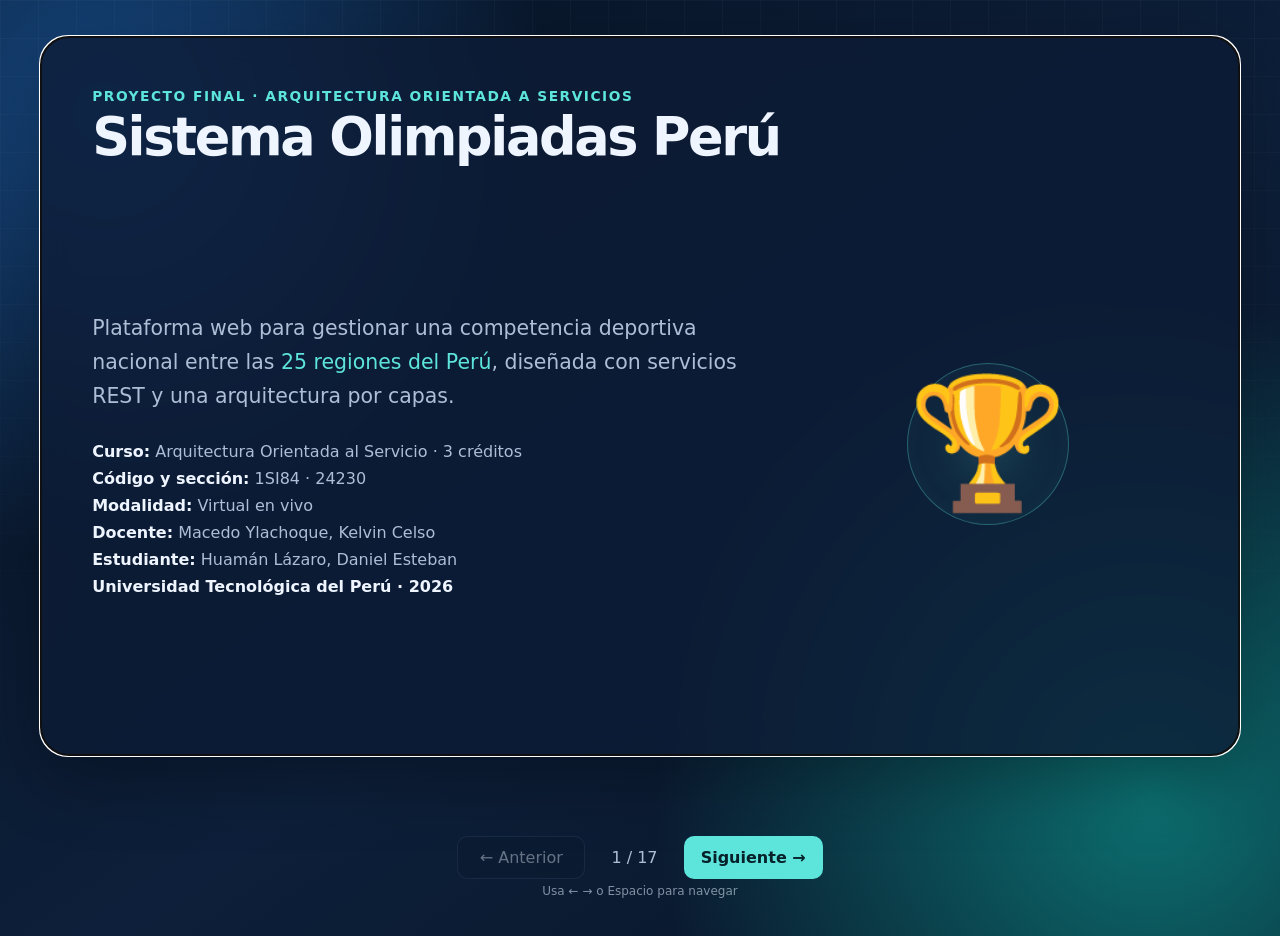
<file: presentacion/index.html>
<!doctype html>
<html lang="es">
  <head>
    <meta charset="UTF-8" />
    <meta name="viewport" content="width=device-width, initial-scale=1.0" />
    <meta name="description" content="Presentación web del proyecto Sistema Olimpiadas Perú — SOA." />
    <title>Olimpiadas Perú — Presentación SOA</title>
    <link rel="stylesheet" href="assets/css/presentation.css" />
  </head>
  <body>
    <main id="presentation" class="presentation" aria-live="polite"></main>

    <footer class="controls" aria-label="Controles de la presentación">
      <button id="previous-button" class="control-button" type="button" aria-label="Diapositiva anterior">
        ← <span>Anterior</span>
      </button>
      <p id="slide-counter" class="slide-counter"></p>
      <button id="next-button" class="control-button control-button--primary" type="button" aria-label="Diapositiva siguiente">
        <span>Siguiente</span> →
      </button>
    </footer>

    <p class="keyboard-hint">Usa ← → o Espacio para navegar</p>
    <script type="module" src="assets/js/main.js"></script>
  </body>
</html>
</file>
<file: presentacion/assets/css/presentation.css>
:root {
  --ink: #eef5ff;
  --muted: #aebed6;
  --surface: rgba(13, 28, 53, 0.78);
  --surface-light: rgba(38, 70, 114, 0.42);
  --border: rgba(184, 215, 255, 0.2);
  --blue: #48b2ff;
  --cyan: #5de4db;
  --gold: #ffd166;
  --success: #6ee7a8;
  --danger: #ff9b9b;
  --shadow: 0 22px 70px rgba(0, 0, 0, 0.3);
}

* { box-sizing: border-box; }

body {
  min-height: 100vh;
  margin: 0;
  overflow: hidden;
  color: var(--ink);
  font-family: Inter, ui-sans-serif, system-ui, -apple-system, BlinkMacSystemFont, "Segoe UI", sans-serif;
  background:
    radial-gradient(circle at 8% 12%, #164780 0, transparent 28rem),
    radial-gradient(circle at 90% 85%, #0c6f70 0, transparent 31rem),
    linear-gradient(145deg, #071323 0%, #0d1f3a 55%, #081525 100%);
}

body::before {
  position: fixed;
  inset: 0;
  z-index: -1;
  background-image: linear-gradient(rgba(255,255,255,.026) 1px, transparent 1px), linear-gradient(90deg, rgba(255,255,255,.026) 1px, transparent 1px);
  background-size: 38px 38px;
  content: "";
  mask-image: linear-gradient(to bottom, black, transparent);
}

button { font: inherit; }

.presentation {
  display: grid;
  width: min(1200px, calc(100vw - 4rem));
  height: min(720px, calc(100vh - 8.6rem));
  margin: 2.25rem auto 0;
}

.slide {
  display: grid;
  grid-template-rows: auto 1fr;
  gap: 1.25rem;
  min-height: 0;
  padding: clamp(1.7rem, 4vw, 4rem);
  overflow: auto;
  border: 1px solid var(--border);
  border-radius: 28px;
  background: var(--surface);
  box-shadow: var(--shadow);
  animation: enter .35s ease-out;
  backdrop-filter: blur(14px);
}

@keyframes enter { from { opacity: 0; transform: translateX(18px); } to { opacity: 1; transform: translateX(0); } }

.slide__eyebrow { margin: 0; color: var(--cyan); font-size: .86rem; font-weight: 800; letter-spacing: .11em; text-transform: uppercase; }
.slide__title { max-width: 950px; margin: .3rem 0 0; font-size: clamp(2rem, 4.1vw, 4.2rem); line-height: 1.05; letter-spacing: -.045em; }
.slide__body { min-height: 0; align-content: center; }
.lead { max-width: 850px; color: var(--muted); font-size: clamp(1.05rem, 1.6vw, 1.35rem); line-height: 1.65; }
.highlight { color: var(--cyan); }

.title-layout { display: grid; grid-template-columns: 1.25fr .75fr; gap: 2rem; align-items: center; }
.project-badge { display: grid; place-items: center; aspect-ratio: 1; max-width: 310px; margin: auto; border: 1px solid rgba(93, 228, 219, .35); border-radius: 50%; color: var(--cyan); font-size: clamp(4rem, 10vw, 8rem); background: radial-gradient(circle, rgba(93,228,219,.17), transparent 63%); box-shadow: inset 0 0 50px rgba(93, 228, 219, .1); }
.metadata { display: grid; gap: .5rem; margin-top: 1.8rem; color: var(--muted); }
.metadata strong { color: var(--ink); }

.grid { display: grid; grid-template-columns: repeat(var(--columns, 3), minmax(0, 1fr)); gap: 1rem; }
.card { min-height: 142px; padding: 1.1rem; border: 1px solid var(--border); border-radius: 16px; background: var(--surface-light); }
.card__icon { font-size: 1.7rem; }
.card__title { margin: .6rem 0 .35rem; font-size: 1.05rem; }
.card__text { margin: 0; color: var(--muted); font-size: .91rem; line-height: 1.45; }

.service-list { display: grid; grid-template-columns: repeat(2, minmax(0, 1fr)); gap: .8rem; }
.service { display: flex; gap: .8rem; align-items: center; padding: .8rem 1rem; border-left: 3px solid var(--blue); border-radius: 8px; background: var(--surface-light); }
.service__name { margin: 0; font-weight: 750; }
.service__path { margin: .15rem 0 0; color: var(--cyan); font-size: .85rem; }
.flow { display: flex; flex-wrap: wrap; justify-content: center; align-items: center; gap: .75rem; margin-top: 1.6rem; color: var(--muted); }
.flow span { padding: .55rem .8rem; border: 1px solid var(--border); border-radius: 999px; background: var(--surface-light); }
.flow b { color: var(--cyan); }

.layers { display: grid; gap: .75rem; max-width: 850px; margin: auto; }
.layer { display: grid; grid-template-columns: 160px 1fr; gap: 1rem; align-items: center; padding: 1rem 1.2rem; border-radius: 14px; background: var(--surface-light); }
.layer__label { color: var(--cyan); font-weight: 800; }
.layer__detail { color: var(--muted); }

.metrics { display: grid; grid-template-columns: repeat(3, minmax(0, 1fr)); gap: 1rem; }
.metric { padding: 1.4rem; border: 1px solid var(--border); border-radius: 18px; background: var(--surface-light); text-align: center; }
.metric__value { margin: 0; color: var(--cyan); font-size: clamp(2rem, 4vw, 3.5rem); font-weight: 850; letter-spacing: -.05em; }
.metric__label { margin: .35rem 0 0; color: var(--muted); }

.bpmn-gallery { display: grid; grid-template-columns: repeat(2, minmax(0, 1fr)); gap: 1rem; }
.bpmn-card { display: grid; grid-template-rows: minmax(0, 1fr) auto; min-height: 0; margin: 0; overflow: hidden; border: 1px solid var(--border); border-radius: 15px; background: #fff; }
.bpmn-card img { display: block; width: 100%; height: min(24vh, 205px); object-fit: contain; object-position: center; }
.bpmn-card figcaption { display: grid; gap: .2rem; padding: .7rem .85rem; color: var(--ink); background: #10243f; }
.bpmn-card figcaption span { color: var(--muted); font-size: .8rem; }

.result-table { width: 100%; border-collapse: collapse; overflow: hidden; border: 1px solid var(--border); border-radius: 15px; background: var(--surface-light); }
.result-table th, .result-table td { padding: .85rem 1rem; border-bottom: 1px solid var(--border); text-align: left; }
.result-table th { color: var(--cyan); font-size: .8rem; letter-spacing: .05em; text-transform: uppercase; }
.result-table td { color: var(--muted); }
.result-table tr:last-child td { border-bottom: 0; }
.status { color: var(--success); font-weight: 800; }
.status--open { color: var(--gold); }

.closing { display: grid; place-items: center; text-align: center; }
.closing .lead { max-width: 760px; }
.sources { margin-top: 1.3rem; color: var(--muted); font-size: .9rem; }

.controls { position: fixed; right: 0; bottom: 1.3rem; left: 0; display: flex; justify-content: center; align-items: center; gap: 1.2rem; }
.control-button { min-width: 128px; padding: .7rem 1rem; border: 1px solid var(--border); border-radius: 10px; color: var(--ink); cursor: pointer; background: rgba(10, 25, 46, .8); transition: transform .15s, border-color .15s, background .15s; }
.control-button:hover:not(:disabled) { border-color: var(--cyan); transform: translateY(-2px); }
.control-button:disabled { opacity: .4; cursor: not-allowed; }
.control-button--primary { border-color: transparent; color: #06212a; background: var(--cyan); font-weight: 800; }
.slide-counter { min-width: 60px; margin: 0; color: var(--muted); font-variant-numeric: tabular-nums; text-align: center; }
.keyboard-hint { position: fixed; bottom: .15rem; width: 100%; margin: 0; color: rgba(225, 238, 255, .55); font-size: .75rem; text-align: center; }

@media (max-width: 720px) {
  body { overflow: auto; }
  .presentation { width: calc(100vw - 1.5rem); height: calc(100vh - 7.7rem); margin-top: .75rem; }
  .slide { padding: 1.5rem; border-radius: 20px; }
  .title-layout, .service-list { grid-template-columns: 1fr; }
  .project-badge { display: none; }
  .grid, .metrics { grid-template-columns: 1fr; }
  .bpmn-gallery { grid-template-columns: 1fr; }
  .bpmn-card img { height: 145px; }
  .flow { justify-content: flex-start; gap: .45rem; font-size: .84rem; }
  .flow b { display: none; }
  .layer { grid-template-columns: 1fr; gap: .3rem; }
  .controls { bottom: 1.45rem; gap: .55rem; }
  .control-button { min-width: auto; }
  .control-button span { display: none; }
  .result-table { font-size: .8rem; }
  .result-table th, .result-table td { padding: .65rem .5rem; }
}
</file>
